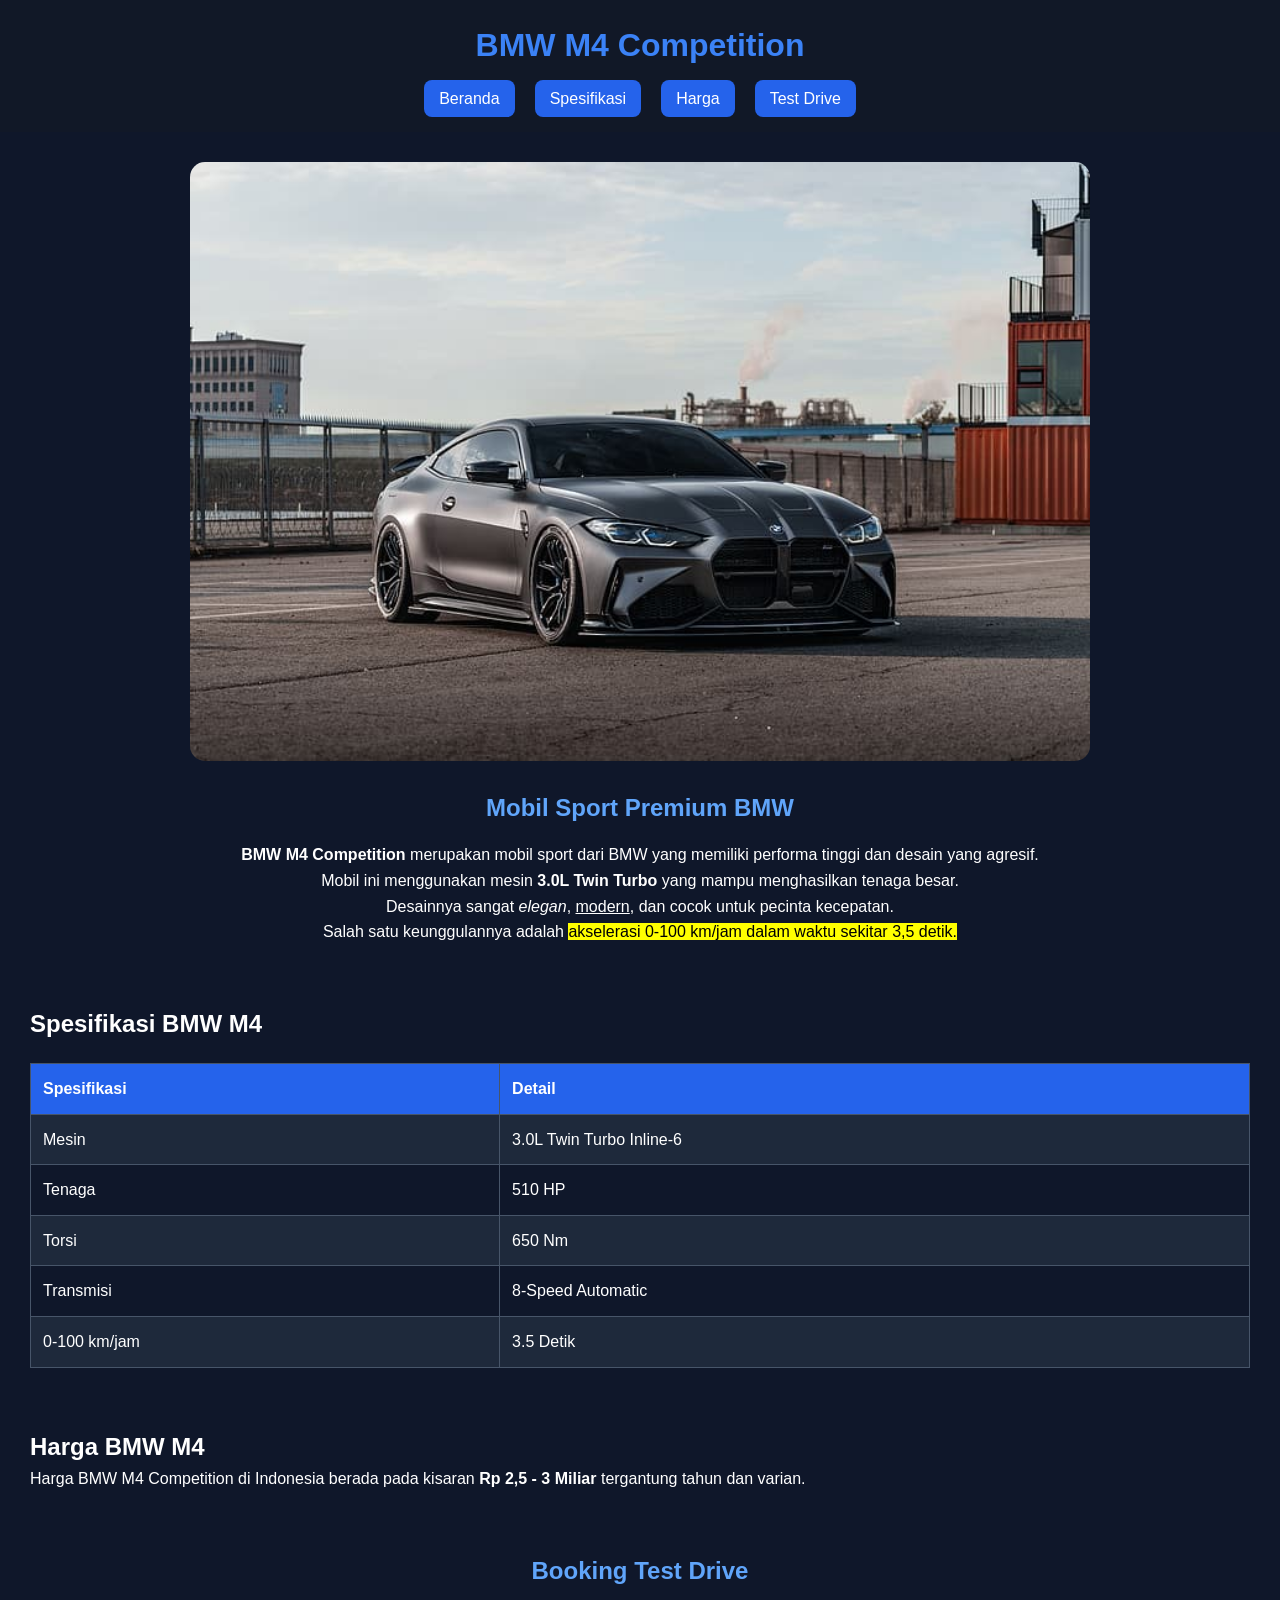
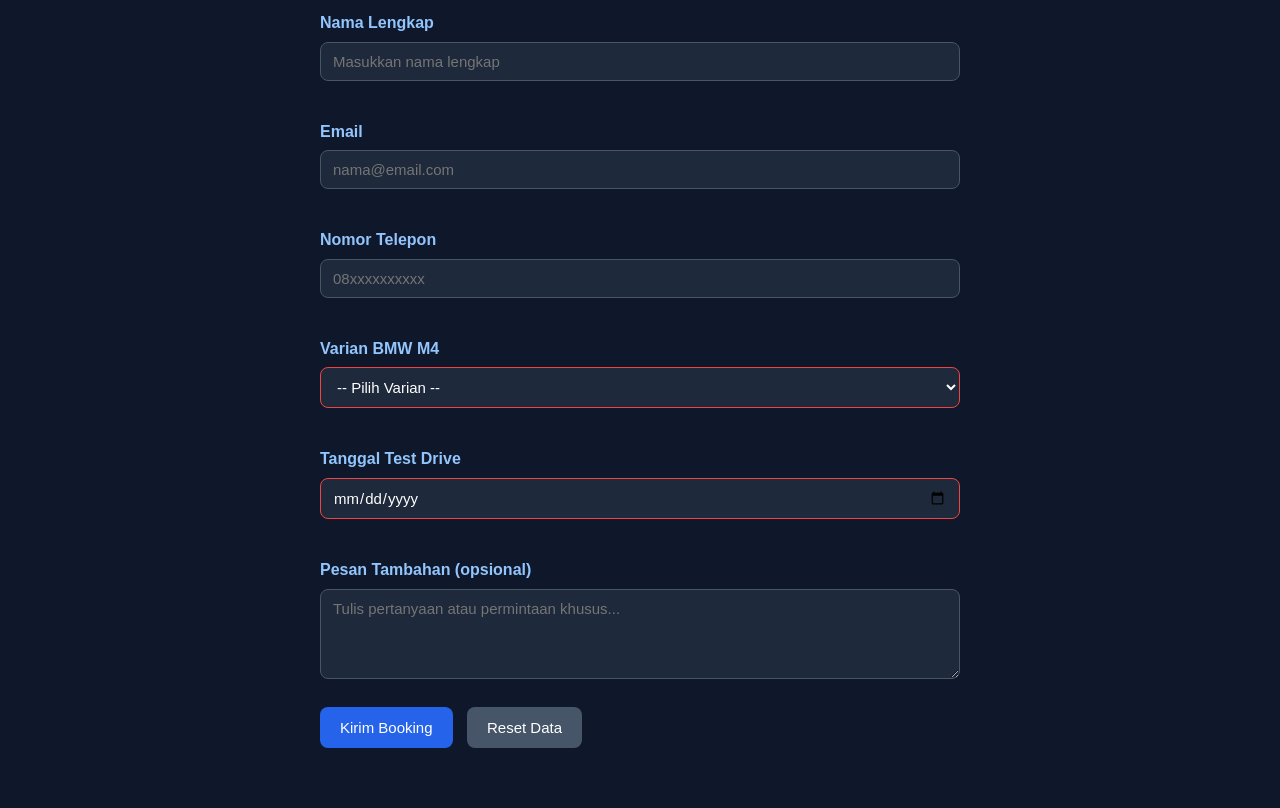
<file: index.html>
<!doctype html>
<html lang="id">
  <head>
    <meta charset="UTF-8" />
    <meta name="viewport" content="width=device-width, initial-scale=1.0" />
    <title>BMW M4 Competition</title>
    <link rel="stylesheet" href="style.css" />
  </head>
  <body>
    <header>
      <h1>BMW M4 Competition</h1>
      <nav>
        <ul>
          <li><a href="#home">Beranda</a></li>
          <li><a href="#spesifikasi">Spesifikasi</a></li>
          <li><a href="#harga">Harga</a></li>
          <li><a href="#booking">Test Drive</a></li>
        </ul>
      </nav>
    </header>

    <section id="home" class="hero">
      <img src="bmw.jpg" alt="BMW M4" />

      <h2>Mobil Sport Premium BMW</h2>

      <p>
        <b>BMW M4 Competition</b> merupakan mobil sport dari BMW yang memiliki
        performa tinggi dan desain yang agresif.
      </p>

      <p>
        Mobil ini menggunakan mesin <strong>3.0L Twin Turbo</strong>
        yang mampu menghasilkan tenaga besar.
      </p>

      <p>
        Desainnya sangat <i>elegan</i>, <u>modern</u>, dan cocok untuk pecinta
        kecepatan.
      </p>

      <p>
        Salah satu keunggulannya adalah
        <mark>akselerasi 0-100 km/jam dalam waktu sekitar 3,5 detik.</mark>
      </p>
    </section>

    <section id="spesifikasi">
      <h2>Spesifikasi BMW M4</h2>

      <table>
        <tr>
          <th>Spesifikasi</th>
          <th>Detail</th>
        </tr>

        <tr>
          <td>Mesin</td>
          <td>3.0L Twin Turbo Inline-6</td>
        </tr>

        <tr>
          <td>Tenaga</td>
          <td>510 HP</td>
        </tr>

        <tr>
          <td>Torsi</td>
          <td>650 Nm</td>
        </tr>

        <tr>
          <td>Transmisi</td>
          <td>8-Speed Automatic</td>
        </tr>

        <tr>
          <td>0-100 km/jam</td>
          <td>3.5 Detik</td>
        </tr>
      </table>
    </section>

    <section id="harga">
      <h2>Harga BMW M4</h2>

      <p>
        Harga BMW M4 Competition di Indonesia berada pada kisaran
        <strong>Rp 2,5 - 3 Miliar</strong> tergantung tahun dan varian.
      </p>
    </section>

    <section id="booking">
      <h2>Booking Test Drive</h2>

      <form id="bookingForm" novalidate>
        <div class="form-group">
          <label for="nama">Nama Lengkap</label>
          <input
            type="text"
            id="nama"
            name="nama"
            placeholder="Masukkan nama lengkap"
            required
            minlength="3"
          />
          <small class="error-text" data-error-for="nama"></small>
        </div>

        <div class="form-group">
          <label for="email">Email</label>
          <input
            type="email"
            id="email"
            name="email"
            placeholder="nama@email.com"
            required
          />
          <small class="error-text" data-error-for="email"></small>
        </div>

        <div class="form-group">
          <label for="telepon">Nomor Telepon</label>
          <input
            type="tel"
            id="telepon"
            name="telepon"
            placeholder="08xxxxxxxxxx"
            pattern="[0-9]{10,13}"
            required
          />
          <small class="error-text" data-error-for="telepon"></small>
        </div>

        <div class="form-group">
          <label for="varian">Varian BMW M4</label>
          <select id="varian" name="varian" required>
            <option value="">-- Pilih Varian --</option>
            <option value="Competition">M4 Competition</option>
            <option value="Competition xDrive">M4 Competition xDrive</option>
            <option value="CSL">M4 CSL</option>
          </select>
          <small class="error-text" data-error-for="varian"></small>
        </div>

        <div class="form-group">
          <label for="tanggal">Tanggal Test Drive</label>
          <input type="date" id="tanggal" name="tanggal" required />
          <small class="error-text" data-error-for="tanggal"></small>
        </div>

        <div class="form-group">
          <label for="pesan">Pesan Tambahan (opsional)</label>
          <textarea
            id="pesan"
            name="pesan"
            rows="4"
            placeholder="Tulis pertanyaan atau permintaan khusus..."
          ></textarea>
        </div>

        <button type="submit">Kirim Booking</button>
        <button type="button" id="resetForm" class="btn-secondary">
          Reset Data
        </button>
      </form>

      <p id="formStatus" class="form-status"></p>

      <div id="bookingList" class="booking-list"></div>
    </section>

    <script src="script.js"></script>
  </body>
</html>
</file>
<file: style.css>
* {
  margin: 0;
  padding: 0;
  box-sizing: border-box;
  font-family: Arial, Helvetica, sans-serif;
}

body {
  background: #0f172a;
  color: white;
  line-height: 1.6;
}

header {
  background: #111827;
  padding: 20px;
  text-align: center;
}

header h1 {
  color: #3b82f6;
  margin-bottom: 15px;
}

nav ul {
  display: flex;
  justify-content: center;
  list-style: none;
  gap: 20px;
  flex-wrap: wrap;
}

nav a {
  text-decoration: none;
  color: white;
  background: #2563eb;
  padding: 10px 15px;
  border-radius: 8px;
}

nav a:hover {
  background: #1d4ed8;
}

.hero {
  text-align: center;
  padding: 30px;
}

.hero img {
  width: 100%;
  max-width: 900px;
  border-radius: 15px;
  margin-bottom: 20px;
}

.hero h2 {
  color: #60a5fa;
  margin-bottom: 15px;
}

section {
  padding: 30px;
}

table {
  width: 100%;
  border-collapse: collapse;
  margin-top: 20px;
}

th {
  background: #2563eb;
}

th,
td {
  border: 1px solid #475569;
  padding: 12px;
  text-align: left;
}

tr:nth-child(even) {
  background: #1e293b;
}

footer {
  text-align: center;
  padding: 20px;
  background: #111827;
  margin-top: 30px;
}

/* FORM BOOKING */

#booking {
  max-width: 700px;
  margin: 0 auto;
}

#booking h2 {
  color: #60a5fa;
  margin-bottom: 20px;
  text-align: center;
}

.form-group {
  margin-bottom: 18px;
  display: flex;
  flex-direction: column;
}

.form-group label {
  margin-bottom: 6px;
  font-weight: bold;
  color: #93c5fd;
}

.form-group input,
.form-group select,
.form-group textarea {
  padding: 10px 12px;
  border-radius: 8px;
  border: 1px solid #475569;
  background: #1e293b;
  color: white;
  font-size: 15px;
}

.form-group input:focus,
.form-group select:focus,
.form-group textarea:focus {
  outline: none;
  border-color: #3b82f6;
}

.form-group input:invalid:not(:placeholder-shown),
.form-group select:invalid {
  border-color: #ef4444;
}

.error-text {
  color: #f87171;
  font-size: 13px;
  min-height: 16px;
  margin-top: 4px;
}

#bookingForm button {
  padding: 12px 20px;
  border: none;
  border-radius: 8px;
  font-size: 15px;
  cursor: pointer;
  margin-right: 10px;
  margin-top: 10px;
}

#bookingForm button[type="submit"] {
  background: #2563eb;
  color: white;
}

#bookingForm button[type="submit"]:hover {
  background: #1d4ed8;
}

.btn-secondary {
  background: #475569;
  color: white;
}

.btn-secondary:hover {
  background: #334155;
}

.form-status {
  text-align: center;
  margin-top: 15px;
  font-weight: bold;
}

.form-status.success {
  color: #4ade80;
}

.form-status.error {
  color: #f87171;
}

.booking-list {
  margin-top: 30px;
}

.booking-list h3 {
  color: #60a5fa;
  margin-bottom: 10px;
  text-align: center;
}

.booking-list table {
  font-size: 14px;
}

/* RESPONSIVE */

@media (max-width: 768px) {
  nav ul {
    flex-direction: column;
    align-items: center;
  }

  .hero {
    padding: 15px;
  }

  table {
    font-size: 14px;
  }

  #booking {
    padding: 0 10px;
  }
}
</file>
